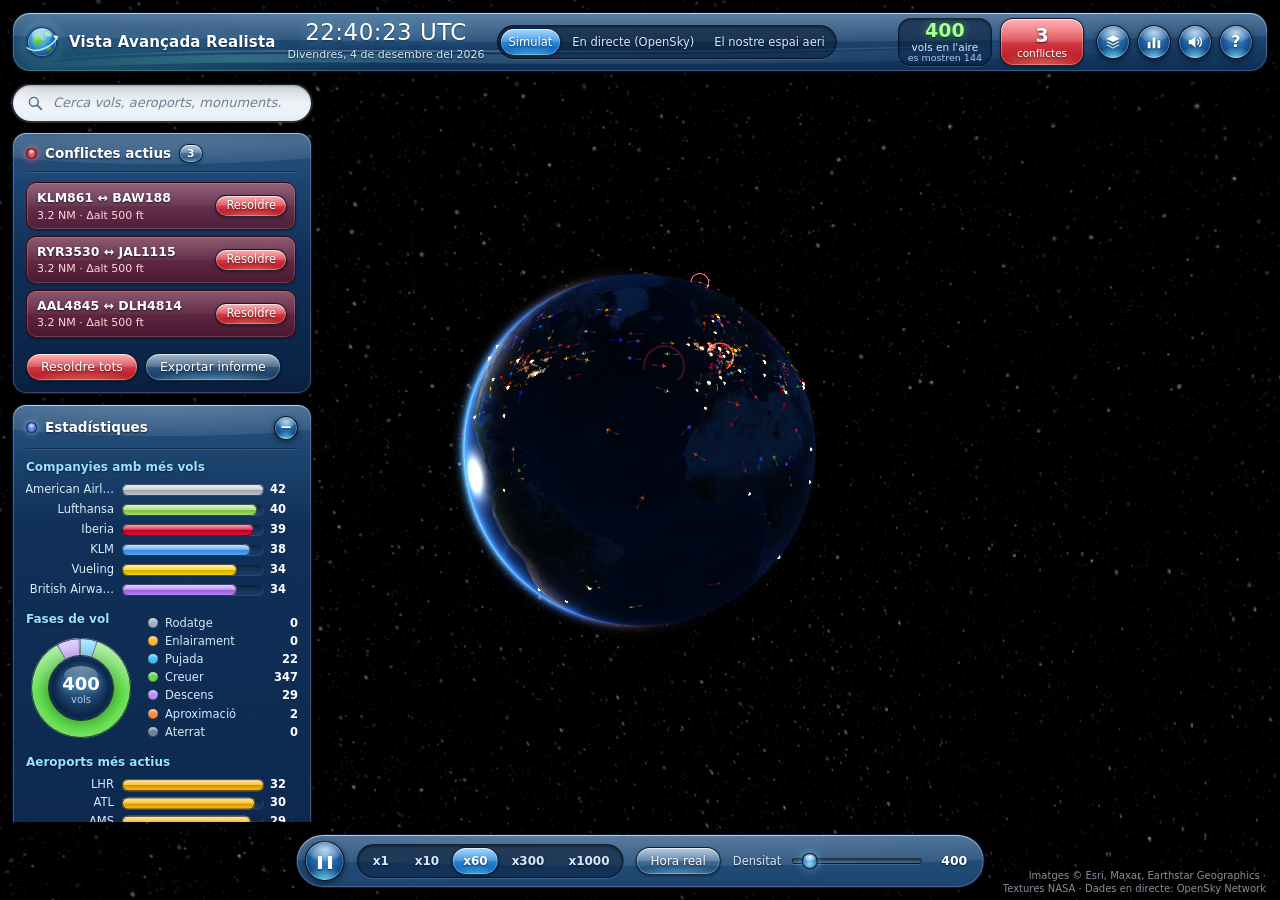
<file: VistaAvancada/web/index.html>
<!doctype html>
<html lang="ca">
<head>
<meta charset="utf-8">
<meta name="viewport" content="width=device-width, initial-scale=1">
<title>Vista Avançada Realista</title>
<link rel="stylesheet" href="css/estil.css">
<script type="importmap">{"imports":{"three":"./lib/three.module.min.js","three/addons/":"./lib/addons/"}}</script>
</head>
<body data-modo="simulado">
<canvas id="lienzo"></canvas>
<div id="etiquetas"></div>

<!-- Pantalla de càrrega -->
<div id="carga">
  <div class="orbe" aria-hidden="true"><i></i></div>
  <p>Carregant el globus…</p>
</div>

<!-- Barra superior -->
<header id="barra" class="vidre">
  <div class="marca">
    <svg class="orbe-marca" viewBox="0 0 32 32" width="34" height="34" aria-hidden="true">
      <defs>
        <radialGradient id="mg-mar" cx=".42" cy=".36" r=".7"><stop offset="0" stop-color="#9be6ff"/><stop offset=".55" stop-color="#2489d8"/><stop offset="1" stop-color="#0a3570"/></radialGradient>
        <linearGradient id="mg-brill" x1="0" y1="0" x2="0" y2="1"><stop offset="0" stop-color="#fff" stop-opacity=".9"/><stop offset="1" stop-color="#fff" stop-opacity="0"/></linearGradient>
        <linearGradient id="mg-terra" x1="0" y1="0" x2="0" y2="1"><stop offset="0" stop-color="#9cf26a"/><stop offset="1" stop-color="#2f9e2a"/></linearGradient>
      </defs>
      <circle cx="16" cy="16" r="13.5" fill="url(#mg-mar)" stroke="#06244d" stroke-width="1"/>
      <path d="M9 9.5c2.2-1.6 4.6-1.4 5.6.2.8 1.3-.4 2.5.6 3.6 1 1.1 2.8.2 3.3 1.8.5 1.7-1.4 2.9-3 2.6-1.8-.3-2.2 1.7-3.6 2.1-1.6.5-3.4-1.3-3.8-3.4-.4-2.4-1.1-5.3.9-6.9zM19.5 6.8c1.8-.2 4.3 1 5.4 2.7.6 1-.6 1.4-1.6 1-1.3-.5-2.2.6-3.3.1-1.2-.6-2-3.6-.5-3.8zM21 20.5c1.2-.9 3.2-.4 3.6.8.4 1.3-1 3-2.4 3.4-1.3.4-2.1-.6-1.8-1.9.2-.9-.2-1.7.6-2.3z" fill="url(#mg-terra)" opacity=".95"/>
      <ellipse cx="16" cy="9.4" rx="9.6" ry="6" fill="url(#mg-brill)" opacity=".75"/>
      <circle cx="16" cy="16" r="13" fill="none" stroke="#fff" stroke-opacity=".45" stroke-width=".8"/>
      <path d="M1.8 21.5C7 26 21 24.8 30.6 12.2" fill="none" stroke="#e9fdff" stroke-width="1.3" stroke-linecap="round" opacity=".85"/>
      <path d="M27.4 9.6l4 .9-2.6 3.1-.3-1.6-1.6-.6z" fill="#fff"/>
    </svg>
    <div><b>Vista Avançada Realista</b><small>Control de trànsit aeri · 3D</small></div>
  </div>
  <div class="rellotge"><div id="hora">--:--:--</div><div id="data">— UTC</div></div>
  <div class="segment" id="modes" role="group" aria-label="Mode">
    <button data-modo="simulado" class="on">Simulat</button>
    <button data-modo="directo">En directe (OpenSky)</button>
    <button data-modo="proyecto">El nostre espai aeri</button>
  </div>
  <div class="comptadors">
    <div class="cnt"><b id="n-vols">0</b><span>vols en l'aire</span><small id="n-mostrats"></small></div>
    <div class="cnt" id="cnt-conf"><b id="n-conf">0</b><span>conflictes</span></div>
  </div>
  <div class="eines">
    <button class="ico" id="b-capes" title="Capes"><svg viewBox="0 0 20 20" width="18" height="18" aria-hidden="true"><path d="M10 2.5l7.5 3.8L10 10 2.5 6.3z" fill="currentColor"/><path d="M4.2 9.2L2.5 10 10 13.8l7.5-3.8-1.7-.8L10 12.1z" fill="currentColor" opacity=".85"/><path d="M4.2 12.9l-1.7.8L10 17.5l7.5-3.8-1.7-.8L10 15.8z" fill="currentColor" opacity=".7"/></svg><span>Capes</span></button>
    <button class="ico" id="b-stats" title="Estadístiques"><svg viewBox="0 0 20 20" width="18" height="18" aria-hidden="true"><rect x="3" y="10" width="3.2" height="7" rx="1" fill="currentColor"/><rect x="8.4" y="5" width="3.2" height="12" rx="1" fill="currentColor"/><rect x="13.8" y="8" width="3.2" height="9" rx="1" fill="currentColor"/></svg><span>Estadístiques</span></button>
    <button class="ico" id="b-so" title="So d'alarma (activat)"><svg viewBox="0 0 20 20" width="18" height="18" aria-hidden="true"><path d="M3 7.5h3l4.5-3.8v12.6L6 12.5H3z" fill="currentColor"/><g class="ones" fill="none" stroke="currentColor" stroke-width="1.6" stroke-linecap="round"><path d="M13 7.4a3.6 3.6 0 0 1 0 5.2"/><path d="M15.2 5.2a6.8 6.8 0 0 1 0 9.6"/></g><g class="creu" stroke="currentColor" stroke-width="1.8" stroke-linecap="round"><path d="M13 7.5l5 5M18 7.5l-5 5"/></g></svg><span>So d'alarma</span></button>
    <button class="ico" id="b-ajuda" title="Ajuda (?)">?</button>
  </div>
</header>

<!-- Columna esquerra -->
<aside id="col-esq">
  <div class="cerca vidre">
    <svg viewBox="0 0 20 20" width="16" height="16" aria-hidden="true"><circle cx="8.5" cy="8.5" r="5.5" fill="none" stroke="currentColor" stroke-width="1.8"/><path d="M13 13l5 5" stroke="currentColor" stroke-width="2.2" stroke-linecap="round"/></svg>
    <input id="cerca" type="search" autocomplete="off" spellcheck="false" placeholder="Cerca vols, aeroports, monuments…  ( / )">
    <ul id="resultats" hidden></ul>
  </div>

  <section class="panel vidre" id="p-conf">
    <header><h3><i class="punt roig"></i>Conflictes actius <em id="conf-n">0</em></h3></header>
    <div id="conf-llista" class="llista"></div>
    <footer class="bots">
      <button id="b-resoldre-tots" class="btn perill">Resoldre tots</button>
      <button id="b-informe" class="btn">Exportar informe</button>
    </footer>
  </section>

  <section class="panel vidre" id="p-proj" hidden>
    <header><h3><i class="punt cian"></i>El nostre espai aeri</h3></header>
    <p class="nota">Caixa de l'espai aeri de Barcelona amb els plans de vol del projecte. Els cercles indiquen la distància de seguretat.</p>
    <div class="bots"><button id="b-carregar" class="btn primari">Carregar plans de vol</button></div>
    <div class="nota" id="proj-info"></div>
  </section>

  <section class="panel vidre" id="p-stats">
    <header><h3><i class="punt blau"></i>Estadístiques</h3><button class="ico petit" id="stats-plega" title="Plega">&minus;</button></header>
    <div id="stats-cos">
      <div class="graf"><h4>Companyies amb més vols</h4><canvas id="g-aer" height="120"></canvas></div>
      <div class="graf dues">
        <div><h4>Fases de vol</h4><canvas id="g-fase" width="110" height="110"></canvas></div>
        <div id="g-fase-llegenda" class="llegenda"></div>
      </div>
      <div class="graf"><h4>Aeroports més actius</h4><canvas id="g-apt" height="110"></canvas></div>
      <div class="graf"><h4>Vols per continent</h4><canvas id="g-cont" height="90"></canvas></div>
      <div class="graf conf-est"><div><b id="e-act">0</b><span>conflictes actius</span></div><div><b id="e-res">0</b><span>resolts</span></div><div><b id="e-aire">0</b><span>en l'aire</span></div><div><b id="e-terra">0</b><span>a terra</span></div></div>
    </div>
  </section>
</aside>

<!-- Columna dreta -->
<aside id="col-dre">
  <section class="panel vidre" id="p-vol" hidden>
    <header class="cap-vol">
      <span id="v-xip" class="xip"></span>
      <div class="titol"><h2 id="v-cs">—</h2><div id="v-aer">—</div></div>
      <button class="ico petit" id="v-x" title="Tanca (Esc)">&times;</button>
    </header>
    <div class="tipus"><span id="v-tipus">—</span><span id="v-mat">—</span><span id="v-fase" class="fase">—</span></div>
    <div class="ruta">
      <div class="extrem"><b id="v-o">---</b><small id="v-oc">—</small></div>
      <div class="mig">
        <div class="barra"><i id="v-prog"></i><span id="v-av"><svg viewBox="0 0 32 32" width="24" height="24" aria-hidden="true"><path d="M30.5 16c0 1-1 1.6-2.5 1.6h-8.5l-7 10.9H10l4.5-10.9H7l-2.8 4.9H2.6L4 17v-2L2.6 10.5h1.6L7 14.4h7.5L10 3.5h2.5l7 10.9H28c1.5 0 2.5.6 2.5 1.6z"/></svg></span></div>
        <small id="v-pct">0 %</small>
      </div>
      <div class="extrem dre"><b id="v-d">---</b><small id="v-dc">—</small></div>
    </div>
    <div class="graella">
      <div><span>Altitud</span><b id="v-alt">—</b></div>
      <div><span>Velocitat terra</span><b id="v-vel">—</b></div>
      <div class="brúixola"><span>Rumb</span><b id="v-rumb">—</b>
        <svg viewBox="0 0 40 40" width="38" height="38" aria-hidden="true"><circle cx="20" cy="20" r="17" class="cara"/><circle cx="20" cy="20" r="17" fill="none" stroke="currentColor" opacity=".4"/><text x="20" y="9.5" text-anchor="middle" font-size="7" font-weight="700" fill="#ffd36a">N</text><g id="v-agulla"><path d="M20 7l4 15h-8z" fill="#ff9a2e"/><path d="M20 33l-3-8h6z" fill="currentColor" opacity=".55"/></g></svg>
      </div>
      <div><span>Vel. vertical</span><b id="v-vv">—</b></div>
      <div><span>Sortida (UTC)</span><b id="v-sal">—</b></div>
      <div><span>Arribada (UTC)</span><b id="v-lle">—</b></div>
      <div><span>Distància restant</span><b id="v-dist">—</b></div>
      <div><span>Nivell de creuer</span><b id="v-fl">—</b></div>
    </div>
    <div class="contacte">
      <h4>Contacte de la companyia</h4>
      <div id="v-contacte">—</div>
    </div>
    <div class="instr"><h4>Instruccions ATC</h4><ul id="v-instr"></ul></div>
    <div class="bots">
      <button id="b-pilotar" class="btn primari">Pilotar <kbd>P</kbd></button>
      <button id="b-seguir" class="btn primari">Seguir <kbd>F</kbd></button>
      <button id="b-centrar" class="btn">Centrar</button>
      <button id="b-tancar" class="btn">Tancar</button>
    </div>
  </section>

  <section class="panel vidre" id="p-aero" hidden>
    <header class="cap-vol">
      <span id="a-xip" class="xip aero">---</span>
      <div class="titol"><h2 id="a-nom">—</h2><div id="a-ciutat">—</div></div>
      <button class="ico petit" id="a-x" title="Tanca (Esc)">&times;</button>
    </header>
    <div class="graella dues">
      <div><span>Hora local</span><b id="a-hora">—</b></div>
      <div><span>Elevació</span><b id="a-elev">—</b></div>
    </div>
    <div class="pestanyes"><button class="on" data-tab="salidas">Sortides</button><button data-tab="llegadas">Arribades</button></div>
    <div id="a-taula" class="flap"></div>
  </section>
</aside>

<!-- Controls de temps -->
<footer id="temps" class="vidre">
  <span id="badge-directe">● EN DIRECTE · temps real</span>
  <button id="t-pausa" class="t" title="Pausa / Represa (Espai)">&#10074;&#10074;</button>
  <div class="grup" id="t-escales">
    <button data-escala="1" class="t">x1</button><button data-escala="10" class="t">x10</button><button data-escala="60" class="t on">x60</button><button data-escala="300" class="t">x300</button><button data-escala="1000" class="t">x1000</button>
  </div>
  <button id="t-real" class="t ample" title="Torna a l'hora UTC real">Hora real</button>
  <label class="dens"><span>Densitat</span><input type="range" id="t-dens" min="200" max="2500" step="50" value="400"><b id="t-dens-v">400</b></label>
</footer>

<!-- Menú de capes -->
<div id="menu-capes" class="panel vidre" hidden>
  <h3>Capes</h3>
  <label><input type="checkbox" data-capa="aeropuertos" checked><i></i>Aeroports</label>
  <label><input type="checkbox" data-capa="rutas" checked><i></i>Ruta del vol seleccionat</label>
  <label><input type="checkbox" data-capa="rastros" checked><i></i>Rastres dels avions</label>
  <label><input type="checkbox" data-capa="etiquetas" checked><i></i>Etiquetes (indicatius)</label>
  <label><input type="checkbox" data-capa="conflictos" checked><i></i>Conflictes</label>
  <label><input type="checkbox" data-capa="monuments" checked><i></i>Monuments (100 llocs emblemàtics)</label>
  <label><input type="checkbox" data-capa="satel" checked><i></i>Imatges de satèl·lit d'alta resolució</label>
  <label><input type="checkbox" data-capa="diaNoche" checked><i></i>Dia i nit</label>
  <label><input type="checkbox" data-capa="atmosfera" checked><i></i>Atmosfera</label>
</div>

<!-- HUD de pilotatge (el JS treu «hidden» en entrar en mode pilot) -->
<div id="hud-pilot" hidden>
  <section class="hp-id vidre">
    <div class="hp-cap">
      <span class="hp-ala" aria-hidden="true"><svg viewBox="0 0 32 32" width="26" height="26"><path d="M30.5 16c0 1-1 1.6-2.5 1.6h-8.5l-7 10.9H10l4.5-10.9H7l-2.8 4.9H2.6L4 17v-2L2.6 10.5h1.6L7 14.4h7.5L10 3.5h2.5l7 10.9H28c1.5 0 2.5.6 2.5 1.6z" transform="rotate(-90 16 16)"/></svg></span>
      <div><b id="hp-cs">—</b><small id="hp-tipus">—</small></div>
    </div>
    <div id="hp-ruta">— → —</div>
    <ul class="hp-nav">
      <li class="dest"><span id="hp-dest">—</span></li>
      <li class="desv"><span id="hp-desv">—</span></li>
    </ul>
  </section>

  <div id="hp-alerta" role="alert" hidden><i aria-hidden="true">!</i><span id="hp-alerta-text"></span></div>

  <section class="hp-bots vidre">
    <button id="hp-sortir" class="btn perill">Deixar els comandaments <kbd>Esc</kbd></button>
    <button id="hp-vista" class="btn"><span id="hp-vista-t">Vista: persecució</span> <kbd>V</kbd></button>
    <label class="hp-check"><input type="checkbox" id="hp-invertir"> Invertir el pitch</label>
  </section>

  <section class="hp-instr vidre" aria-label="Instruments de vol">
    <div class="hp-pot">
      <span class="hp-et">Potència</span>
      <div class="hp-palanca"><i id="hp-thr-barra"></i></div>
      <b id="hp-thr">— %</b>
    </div>
    <div class="hp-lect">
      <span class="hp-et">Velocitat</span><b id="hp-vel">—</b><small>kt</small>
    </div>
    <div class="hp-dial gran">
      <div id="hp-horitzo">
        <div id="hp-horitzo-cel">
          <svg class="hp-escala" viewBox="-150 -360 300 720" width="300" height="720" aria-hidden="true">
            <path class="hp-linia" d="M-150 0H150"/>
            <g class="hp-graus"><path d="M-26 160 H26" stroke-dasharray="7 4"/><text x="-36" y="160">80</text><text x="36" y="160">80</text><path d="M-11 150 H11"/><path d="M-26 140 H26" stroke-dasharray="7 4"/><text x="-36" y="140">70</text><text x="36" y="140">70</text><path d="M-11 130 H11"/><path d="M-26 120 H26" stroke-dasharray="7 4"/><text x="-36" y="120">60</text><text x="36" y="120">60</text><path d="M-11 110 H11"/><path d="M-26 100 H26" stroke-dasharray="7 4"/><text x="-36" y="100">50</text><text x="36" y="100">50</text><path d="M-11 90 H11"/><path d="M-26 80 H26" stroke-dasharray="7 4"/><text x="-36" y="80">40</text><text x="36" y="80">40</text><path d="M-11 70 H11"/><path d="M-26 60 H26" stroke-dasharray="7 4"/><text x="-36" y="60">30</text><text x="36" y="60">30</text><path d="M-11 50 H11"/><path d="M-26 40 H26" stroke-dasharray="7 4"/><text x="-36" y="40">20</text><text x="36" y="40">20</text><path d="M-11 30 H11"/><path d="M-26 20 H26" stroke-dasharray="7 4"/><text x="-36" y="20">10</text><text x="36" y="20">10</text><path d="M-11 10 H11"/><path d="M-11 -10 H11"/><path d="M-26 -20 H26"/><text x="-36" y="-20">10</text><text x="36" y="-20">10</text><path d="M-11 -30 H11"/><path d="M-26 -40 H26"/><text x="-36" y="-40">20</text><text x="36" y="-40">20</text><path d="M-11 -50 H11"/><path d="M-26 -60 H26"/><text x="-36" y="-60">30</text><text x="36" y="-60">30</text><path d="M-11 -70 H11"/><path d="M-26 -80 H26"/><text x="-36" y="-80">40</text><text x="36" y="-80">40</text><path d="M-11 -90 H11"/><path d="M-26 -100 H26"/><text x="-36" y="-100">50</text><text x="36" y="-100">50</text><path d="M-11 -110 H11"/><path d="M-26 -120 H26"/><text x="-36" y="-120">60</text><text x="36" y="-120">60</text><path d="M-11 -130 H11"/><path d="M-26 -140 H26"/><text x="-36" y="-140">70</text><text x="36" y="-140">70</text><path d="M-11 -150 H11"/><path d="M-26 -160 H26"/><text x="-36" y="-160">80</text><text x="36" y="-160">80</text></g>
          </svg>
        </div>
        <!-- Escala d'alabeig i símbol de l'avió (fixos) -->
        <svg class="hp-fix" viewBox="-100 -100 200 200" aria-hidden="true">
          <g class="hp-alabeig">
            <path d="M-56.6 -56.6A80 80 0 0 1 56.6 -56.6" fill="none"/>
            <path d="M0 -80V-91" transform="rotate(-60)"/><path d="M0 -80V-91" transform="rotate(60)"/>
            <path d="M0 -80V-91" transform="rotate(-30)"/><path d="M0 -80V-91" transform="rotate(30)"/>
            <path d="M0 -80V-86" transform="rotate(-45)"/><path d="M0 -80V-86" transform="rotate(45)"/>
            <path d="M0 -80V-86" transform="rotate(-20)"/><path d="M0 -80V-86" transform="rotate(20)"/>
            <path d="M0 -80V-86" transform="rotate(-10)"/><path d="M0 -80V-86" transform="rotate(10)"/>
            <path class="zero" d="M0 -80l-5.5 -9h11z"/>
          </g>
          <g class="hp-avio">
            <path d="M-62 -2.5H-24l7 9h-4.5l-5-6H-62z"/>
            <path d="M62 -2.5H24l-7 9h4.5l5-6H62z"/>
            <circle r="4.2"/>
          </g>
        </svg>
        <i class="hp-brill" aria-hidden="true"></i>
      </div>
    </div>
    <div class="hp-col">
      <div class="hp-lect"><span class="hp-et">Altitud</span><b id="hp-alt">—</b><small>ft</small></div>
      <div class="hp-lect petit"><span class="hp-et">Vel. vertical</span><b id="hp-vv">—</b><small>ft/min</small></div>
    </div>
    <div class="hp-dial">
      <div class="hp-brix">
        <svg id="hp-rosa" viewBox="-75 -75 150 150" aria-hidden="true">
          <g class="hp-marques"><path class="ll" d="M0 -62 V-70" transform="rotate(0)"/><path class="cu" d="M0 -67 V-70" transform="rotate(5)"/><path d="M0 -64.5 V-70" transform="rotate(10)"/><path class="cu" d="M0 -67 V-70" transform="rotate(15)"/><path d="M0 -64.5 V-70" transform="rotate(20)"/><path class="cu" d="M0 -67 V-70" transform="rotate(25)"/><path class="ll" d="M0 -62 V-70" transform="rotate(30)"/><path class="cu" d="M0 -67 V-70" transform="rotate(35)"/><path d="M0 -64.5 V-70" transform="rotate(40)"/><path class="cu" d="M0 -67 V-70" transform="rotate(45)"/><path d="M0 -64.5 V-70" transform="rotate(50)"/><path class="cu" d="M0 -67 V-70" transform="rotate(55)"/><path class="ll" d="M0 -62 V-70" transform="rotate(60)"/><path class="cu" d="M0 -67 V-70" transform="rotate(65)"/><path d="M0 -64.5 V-70" transform="rotate(70)"/><path class="cu" d="M0 -67 V-70" transform="rotate(75)"/><path d="M0 -64.5 V-70" transform="rotate(80)"/><path class="cu" d="M0 -67 V-70" transform="rotate(85)"/><path class="ll" d="M0 -62 V-70" transform="rotate(90)"/><path class="cu" d="M0 -67 V-70" transform="rotate(95)"/><path d="M0 -64.5 V-70" transform="rotate(100)"/><path class="cu" d="M0 -67 V-70" transform="rotate(105)"/><path d="M0 -64.5 V-70" transform="rotate(110)"/><path class="cu" d="M0 -67 V-70" transform="rotate(115)"/><path class="ll" d="M0 -62 V-70" transform="rotate(120)"/><path class="cu" d="M0 -67 V-70" transform="rotate(125)"/><path d="M0 -64.5 V-70" transform="rotate(130)"/><path class="cu" d="M0 -67 V-70" transform="rotate(135)"/><path d="M0 -64.5 V-70" transform="rotate(140)"/><path class="cu" d="M0 -67 V-70" transform="rotate(145)"/><path class="ll" d="M0 -62 V-70" transform="rotate(150)"/><path class="cu" d="M0 -67 V-70" transform="rotate(155)"/><path d="M0 -64.5 V-70" transform="rotate(160)"/><path class="cu" d="M0 -67 V-70" transform="rotate(165)"/><path d="M0 -64.5 V-70" transform="rotate(170)"/><path class="cu" d="M0 -67 V-70" transform="rotate(175)"/><path class="ll" d="M0 -62 V-70" transform="rotate(180)"/><path class="cu" d="M0 -67 V-70" transform="rotate(185)"/><path d="M0 -64.5 V-70" transform="rotate(190)"/><path class="cu" d="M0 -67 V-70" transform="rotate(195)"/><path d="M0 -64.5 V-70" transform="rotate(200)"/><path class="cu" d="M0 -67 V-70" transform="rotate(205)"/><path class="ll" d="M0 -62 V-70" transform="rotate(210)"/><path class="cu" d="M0 -67 V-70" transform="rotate(215)"/><path d="M0 -64.5 V-70" transform="rotate(220)"/><path class="cu" d="M0 -67 V-70" transform="rotate(225)"/><path d="M0 -64.5 V-70" transform="rotate(230)"/><path class="cu" d="M0 -67 V-70" transform="rotate(235)"/><path class="ll" d="M0 -62 V-70" transform="rotate(240)"/><path class="cu" d="M0 -67 V-70" transform="rotate(245)"/><path d="M0 -64.5 V-70" transform="rotate(250)"/><path class="cu" d="M0 -67 V-70" transform="rotate(255)"/><path d="M0 -64.5 V-70" transform="rotate(260)"/><path class="cu" d="M0 -67 V-70" transform="rotate(265)"/><path class="ll" d="M0 -62 V-70" transform="rotate(270)"/><path class="cu" d="M0 -67 V-70" transform="rotate(275)"/><path d="M0 -64.5 V-70" transform="rotate(280)"/><path class="cu" d="M0 -67 V-70" transform="rotate(285)"/><path d="M0 -64.5 V-70" transform="rotate(290)"/><path class="cu" d="M0 -67 V-70" transform="rotate(295)"/><path class="ll" d="M0 -62 V-70" transform="rotate(300)"/><path class="cu" d="M0 -67 V-70" transform="rotate(305)"/><path d="M0 -64.5 V-70" transform="rotate(310)"/><path class="cu" d="M0 -67 V-70" transform="rotate(315)"/><path d="M0 -64.5 V-70" transform="rotate(320)"/><path class="cu" d="M0 -67 V-70" transform="rotate(325)"/><path class="ll" d="M0 -62 V-70" transform="rotate(330)"/><path class="cu" d="M0 -67 V-70" transform="rotate(335)"/><path d="M0 -64.5 V-70" transform="rotate(340)"/><path class="cu" d="M0 -67 V-70" transform="rotate(345)"/><path d="M0 -64.5 V-70" transform="rotate(350)"/><path class="cu" d="M0 -67 V-70" transform="rotate(355)"/></g>
          <g class="hp-lletres"><text class="nord" transform="rotate(0)" y="-50">N</text><text transform="rotate(30)" y="-50">3</text><text transform="rotate(60)" y="-50">6</text><text class="card" transform="rotate(90)" y="-50">E</text><text transform="rotate(120)" y="-50">12</text><text transform="rotate(150)" y="-50">15</text><text class="card" transform="rotate(180)" y="-50">S</text><text transform="rotate(210)" y="-50">21</text><text transform="rotate(240)" y="-50">24</text><text class="card" transform="rotate(270)" y="-50">W</text><text transform="rotate(300)" y="-50">30</text><text transform="rotate(330)" y="-50">33</text></g>
        </svg>
        <svg class="hp-fix" viewBox="-75 -75 150 150" aria-hidden="true"><path class="hp-fidel" d="M0 -60l-6 -11h12z"/></svg>
        <b id="hp-rumb">—</b>
        <i class="hp-brill" aria-hidden="true"></i>
      </div>
      <span class="hp-et sota">Rumb</span>
    </div>
  </section>

  <div id="hp-ajuda" class="vidre">
    <h4>Comandaments</h4>
    <dl>
      <dt><kbd>W</kbd><kbd>S</kbd> o <kbd class="fl">↑</kbd><kbd class="fl">↓</kbd></dt><dd>pitch (W = morro avall)</dd>
      <dt><kbd>A</kbd><kbd>D</kbd> o <kbd class="fl">←</kbd><kbd class="fl">→</kbd></dt><dd>alabeig</dd>
      <dt><kbd>Q</kbd><kbd>E</kbd></dt><dd>guinyada</dd>
      <dt><kbd>R</kbd><kbd>F</kbd> o <kbd>Re Pàg</kbd><kbd>Av Pàg</kbd></dt><dd>potència</dd>
      <dt><kbd>V</kbd></dt><dd>vista</dd>
      <dt><kbd>Esc</kbd></dt><dd>sortir</dd>
    </dl>
    <p>Sense tecles, l'avió torna sol a vol recte i anivellat · Arrossega per mirar al voltant · Roda: distància de la càmera</p>
  </div>
</div>

<div id="tooltip" hidden></div>
<div id="avisos"></div>
<div id="atribucio">Imatges © Esri, Maxar, Earthstar Geographics · Textures NASA · Dades en directe: OpenSky Network</div>

<!-- Ajuda -->
<div id="ajuda" hidden>
  <div class="panel vidre dialeg" role="dialog" aria-labelledby="ajuda-titol">
    <h3 id="ajuda-titol">Ajuda i dreceres de teclat</h3>
    <div class="cos">
      <div class="taules">
        <section>
          <h4>Globus</h4>
          <table>
            <tr><td><kbd>Espai</kbd></td><td>Pausa / represa <em>(no en directe)</em></td></tr>
            <tr><td><kbd>1</kbd>…<kbd>5</kbd></td><td>Velocitat x1, x10, x60, x300, x1000 <em>(no en directe)</em></td></tr>
            <tr><td><kbd>F</kbd></td><td>Seguir l'avió seleccionat</td></tr>
            <tr><td><kbd>P</kbd></td><td>Pilotar l'avió seleccionat</td></tr>
            <tr><td><kbd>N</kbd></td><td>Orientar al nord</td></tr>
            <tr><td><kbd>Esc</kbd></td><td>Deseleccionar / tancar</td></tr>
            <tr><td><kbd>/</kbd></td><td>Cercar</td></tr>
            <tr><td><kbd>?</kbd></td><td>Aquesta ajuda</td></tr>
          </table>
        </section>
        <section>
          <h4>Pilotatge</h4>
          <table>
            <tr><td><kbd>W</kbd><kbd>S</kbd> · <kbd class="fl">↑</kbd><kbd class="fl">↓</kbd></td><td>Pitch (W = morro avall)</td></tr>
            <tr><td><kbd>A</kbd><kbd>D</kbd> · <kbd class="fl">←</kbd><kbd class="fl">→</kbd></td><td>Alabeig</td></tr>
            <tr><td><kbd>Q</kbd><kbd>E</kbd></td><td>Guinyada</td></tr>
            <tr><td><kbd>R</kbd><kbd>F</kbd> · <kbd>Re Pàg</kbd><kbd>Av Pàg</kbd></td><td>Potència</td></tr>
            <tr><td><kbd>V</kbd></td><td>Vista: persecució / cabina</td></tr>
            <tr><td><kbd>Esc</kbd></td><td>Deixar els comandaments</td></tr>
          </table>
          <p class="nota">Sense tecles, l'avió torna sol a vol recte i anivellat.</p>
        </section>
      </div>
      <p class="nota">Arrossega per moure el globus · botó dret (o <kbd>Ctrl</kbd> + arrossega) per inclinar i girar la vista · roda per fer zoom · clic en un avió, aeroport o monument per seleccionar-lo</p>
    </div>
    <footer><button class="btn primari" id="ajuda-tanca">Entès</button></footer>
  </div>
</div>

<script type="module" src="js/main.js"></script>
</body>
</html>
</file>
<file: VistaAvancada/web/css/estil.css>
/* Vista Avançada Realista — interfície «Frutiger Aero» (vidre brillant estil Windows Vista / 7) */
:root {
  --txt: #f3f9ff;
  --txt2: #d6eafb;
  --mut: #a6c9e6;
  --aqua: #3ab4ff;
  --aqua-c: #9ae4ff;
  --verd: #74e256;
  --ambre: #ffbd3d;
  --roig: #ff5a63;
  --vora: rgba(0, 14, 34, .85);          /* vora fosca exterior */
  --sans: "Segoe UI", "Segoe UI Variable Text", Tahoma, system-ui, sans-serif;
  --mono: Consolas, "Cascadia Mono", "Courier New", monospace;
  --radi: 14px;
  --ombra-txt: 0 1px 2px rgba(0, 10, 30, .75);
}
* { box-sizing: border-box; }
[hidden] { display: none !important; }
html, body { margin: 0; height: 100%; overflow: hidden; background: #02040a; color: var(--txt); font: 13px/1.4 var(--sans); font-variant-numeric: tabular-nums; user-select: none; -webkit-user-select: none; }
#lienzo { position: fixed; inset: 0; width: 100%; height: 100%; display: block; outline: none; touch-action: none; }
button { font: inherit; color: inherit; cursor: pointer; }
h2, h3, h4 { margin: 0; font-weight: 600; }
:focus-visible { outline: 2px solid #a8ecff; outline-offset: 2px; }
button:focus:not(:focus-visible) { outline: none; }

/* ---------- Etiquetes del globus ---------- */
#etiquetas { position: fixed; inset: 0; pointer-events: none; overflow: hidden; z-index: 2; }
.et { position: absolute; left: 0; top: 0; display: none; font: 600 10.5px var(--sans); color: #eef7ff; text-shadow: 0 0 3px #000, 0 1px 2px #000; white-space: nowrap; padding: 0 3px; will-change: transform; letter-spacing: .02em; }
.et.sel { font-size: 12px; padding: 1px 9px; border-radius: 999px; }
.et-aero { color: #ffd98a; font-size: 10px; letter-spacing: .07em; }
.et-aero.sel { color: #fff; }
/* Monuments: píndola brillant amb icona de temple */
.et-mon { padding: 1px 7px 1px 20px; border-radius: 999px; font: 600 10px/15px var(--sans); color: #15385d; text-shadow: none; letter-spacing: .01em;
  background: linear-gradient(180deg, rgba(255, 255, 255, .96) 0%, rgba(240, 248, 255, .93) 48%, rgba(212, 233, 252, .93) 52%, rgba(234, 246, 255, .93) 100%);
  border: 1px solid rgba(0, 25, 60, .7); box-shadow: 0 1px 3px rgba(0, 0, 0, .55); }
.et-mon::before { content: ""; position: absolute; left: 5px; top: 50%; width: 12px; height: 12px; margin-top: -6px; background: url(../img/ui/monument.svg) center / contain no-repeat; }
.et.et-mon.sel { padding: 1px 8px 1px 21px; font-size: 11.5px; color: #3b2400; text-shadow: none; border: 1px solid #8a5600; background: linear-gradient(180deg, #fff6d6 0%, #ffe39a 48%, #ffc94e 52%, #ffe08a 100%); box-shadow: 0 0 10px rgba(255, 200, 80, .8), 0 1px 3px rgba(0, 0, 0, .5); }

/* ---------- Vidre Aero (panells principals) ---------- */
.vidre {
  border: 1px solid var(--vora);
  border-radius: var(--radi);
  background-color: transparent;
  background-image:
    radial-gradient(140% 64px at 50% -14px, rgba(255, 255, 255, .3), rgba(255, 255, 255, .09) 70%, rgba(255, 255, 255, 0) 71%),
    linear-gradient(180deg, rgba(72, 142, 204, .5) 0%, rgba(20, 58, 104, .7) 120px, rgba(10, 36, 72, .74) 100%);
  box-shadow: inset 0 0 0 1px rgba(255, 255, 255, .2), inset 0 1px 0 rgba(255, 255, 255, .55), 0 10px 28px rgba(0, 0, 0, .5);
  backdrop-filter: blur(12px) saturate(150%);
  -webkit-backdrop-filter: blur(12px) saturate(150%);
}
body.lleuger .vidre { backdrop-filter: none; -webkit-backdrop-filter: none; background-color: rgba(8, 30, 62, .86); }

/* ---------- Pell de «gel» (botons i píndoles brillants) ---------- */
.btn, .segment button.on, .pestanyes button.on, #t-escales .t.on, #t-real, #badge-directe, #cnt-conf.alerta,
#hp-alerta, #hp-ruta, .fase, .es, .et.sel, .et-aero.sel, #resultats .tipus, .xip.aero, .panel h3 em {
  --c1: rgba(150, 200, 240, .5); --c2: rgba(20, 64, 112, .62); --glow: 140, 220, 255;
  border: 1px solid var(--vora);
  color: #fff; text-shadow: 0 1px 2px rgba(0, 0, 0, .55);
  background:
    linear-gradient(180deg, rgba(255, 255, 255, .5) 0%, rgba(255, 255, 255, .14) 49%, rgba(255, 255, 255, 0) 50%),
    radial-gradient(90% 70% at 50% 115%, rgba(var(--glow), .7), rgba(var(--glow), 0) 70%),
    linear-gradient(180deg, var(--c1), var(--c2));
  box-shadow: inset 0 0 0 1px rgba(255, 255, 255, .28), inset 0 1px 0 rgba(255, 255, 255, .55), 0 1px 3px rgba(0, 0, 0, .4);
}
/* Colors del gel: blau aqua, vermell, ambre, verd */
.primari, .segment button.on, .pestanyes button.on, #t-escales .t.on, .et.sel, #resultats .tipus, #hp-ruta, .es.v-emb { --c1: #45b2ff; --c2: #0a59b0; --glow: 120, 235, 255; }
.perill, #badge-directe, #cnt-conf.alerta, #hp-alerta.conflicte, #hp-alerta.terra, .es.v-can { --c1: #ff6269; --c2: #ab111d; --glow: 255, 160, 140; }
.btn.primari.on, .xip.aero, .et-aero.sel, #hp-alerta.transit, .es.v-ret { --c1: #ffca50; --c2: #cf7200; --glow: 255, 236, 150; }
#b-pilotar, .fase, .es.v-ok { --c1: #76e357; --c2: #188714; --glow: 200, 255, 150; }

.btn { position: relative; display: inline-flex; align-items: center; justify-content: center; gap: 6px; min-height: 28px; padding: 4px 14px; border-radius: 999px; font: 500 12.5px/1.2 var(--sans); white-space: nowrap; transition: filter .15s, box-shadow .15s; }
.btn:enabled:hover { filter: brightness(1.13) saturate(1.1); box-shadow: inset 0 0 0 1px rgba(255, 255, 255, .35), inset 0 1px 0 rgba(255, 255, 255, .7), 0 0 12px rgba(var(--glow), .65); }
.btn:enabled:active { filter: brightness(.9); transform: translateY(1px); }
.btn:disabled { opacity: .45; filter: grayscale(.7); cursor: not-allowed; }
.btn.mini { min-height: 22px; padding: 2px 10px; font-size: 11.5px; }
kbd { display: inline-block; min-width: 17px; text-align: center; font: 600 10.5px/15px var(--sans); color: #fff; text-shadow: none; padding: 0 4px; border-radius: 4px;
  background: linear-gradient(180deg, rgba(255, 255, 255, .38), rgba(255, 255, 255, .1)); border: 1px solid rgba(0, 0, 0, .45); border-bottom-width: 2px; box-shadow: inset 0 1px 0 rgba(255, 255, 255, .4); }
.btn kbd { margin-left: 2px; }
kbd.fl, #ajuda kbd.fl, #hp-ajuda kbd.fl { font-family: "Segoe UI Symbol", var(--sans); font-size: 12.5px; font-weight: 700; }

/* ---------- Botons rodons («orbs») ---------- */
.ico, #t-pausa {
  --c1: #3b95de; --c2: #083670; --glow: 120, 230, 255;
  display: inline-grid; place-items: center; width: 34px; height: 34px; padding: 0; border-radius: 50%;
  border: 1px solid rgba(0, 10, 30, .88); color: #fff; font: 600 16px/1 "Segoe UI Symbol", var(--sans); text-shadow: 0 1px 2px rgba(0, 0, 0, .65);
  background:
    radial-gradient(64% 42% at 50% 20%, rgba(255, 255, 255, .7), rgba(255, 255, 255, .14) 72%, rgba(255, 255, 255, 0) 74%),
    radial-gradient(75% 55% at 50% 104%, rgba(var(--glow), .95), rgba(var(--glow), 0) 72%),
    radial-gradient(circle at 50% 40%, var(--c1), var(--c2) 78%);
  box-shadow: inset 0 0 0 1px rgba(255, 255, 255, .3), 0 2px 6px rgba(0, 0, 0, .5);
  transition: filter .15s, box-shadow .15s;
}
.ico:hover, #t-pausa:enabled:hover { filter: brightness(1.15); box-shadow: inset 0 0 0 1px rgba(255, 255, 255, .4), 0 0 14px rgba(var(--glow), .75), 0 2px 6px rgba(0, 0, 0, .5); }
.ico:active, #t-pausa:enabled:active { filter: brightness(.9); }
.ico.on { --c1: #62d2ff; --c2: #0b5aa8; box-shadow: inset 0 0 0 1px rgba(255, 255, 255, .45), 0 0 0 2px rgba(130, 230, 255, .45), 0 0 14px rgba(130, 230, 255, .7); }
.ico span { position: absolute; width: 1px; height: 1px; overflow: hidden; clip: rect(0 0 0 0); white-space: nowrap; }
.ico svg { filter: drop-shadow(0 1px 1px rgba(0, 0, 0, .55)); }
.ico.petit { width: 24px; height: 24px; font-size: 15px; flex: none; }
#v-x, #a-x { --c1: #f0676d; --c2: #8c111a; --glow: 255, 170, 120; }
/* So d'alarma: ones visibles si està activat, creu si està silenciat */
#b-so .creu, #b-so.silenci .ones { display: none; }
#b-so.silenci .creu { display: inline; }
#b-so.silenci { --c1: #8aa0b6; --c2: #2c3e52; --glow: 190, 210, 230; }

/* ---------- Barra superior ---------- */
#barra { position: fixed; z-index: 10; left: 12px; right: 12px; top: 12px; height: 60px; display: flex; align-items: center; gap: 18px; padding: 0 14px 0 12px; border-radius: 18px;
  background-image:
    url(../img/ui/onada.svg),
    radial-gradient(140% 64px at 50% -16px, rgba(255, 255, 255, .32), rgba(255, 255, 255, .09) 70%, rgba(255, 255, 255, 0) 71%),
    radial-gradient(40% 140% at 6% 120%, rgba(90, 255, 200, .2), rgba(90, 255, 200, 0) 70%),
    linear-gradient(180deg, rgba(72, 142, 204, .55) 0%, rgba(16, 52, 96, .74) 100%);
  background-size: 100% 100%, auto, auto, auto; background-repeat: no-repeat; }
.marca { display: flex; align-items: center; gap: 10px; min-width: 228px; }
.orbe-marca { flex: none; border-radius: 50%; box-shadow: 0 0 12px rgba(110, 210, 255, .55), 0 2px 5px rgba(0, 0, 0, .5); }
.marca b { display: block; color: #fff; font-size: 15px; font-weight: 600; letter-spacing: .01em; text-shadow: var(--ombra-txt), 0 0 12px rgba(120, 210, 255, .35); }
.marca small { display: block; color: var(--mut); font-size: 11px; }
.rellotge { text-align: center; min-width: 150px; }
#hora { font: 300 25px/1 var(--sans); letter-spacing: .02em; color: #fff; text-shadow: 0 0 12px rgba(120, 210, 255, .7), 0 1px 2px rgba(0, 0, 0, .6); }
#data { font-size: 11px; color: var(--txt2); margin-top: 3px; text-shadow: var(--ombra-txt); }
#data::first-letter { text-transform: uppercase; }

.segment, .pestanyes, #t-escales { display: flex; gap: 2px; padding: 2px; border-radius: 999px; background: linear-gradient(180deg, rgba(0, 12, 32, .55), rgba(0, 24, 52, .4)); border: 1px solid rgba(0, 0, 0, .55); box-shadow: inset 0 1px 3px rgba(0, 0, 0, .55), 0 1px 0 rgba(255, 255, 255, .14); }
.segment button { border: 1px solid transparent; background: transparent; padding: 5px 13px; border-radius: 999px; color: var(--txt2); font-size: 12.5px; white-space: nowrap; text-shadow: var(--ombra-txt); transition: background .15s, color .15s; }
.segment button:not(.on):hover { background: rgba(255, 255, 255, .12); color: #fff; }

.comptadors { display: flex; gap: 8px; margin-left: auto; }
.cnt { display: flex; flex-direction: column; align-items: center; justify-content: center; min-width: 94px; height: 48px; padding: 0 12px; border-radius: 13px; line-height: 1.15;
  background: linear-gradient(180deg, rgba(0, 16, 40, .55), rgba(0, 30, 62, .35)); border: 1px solid rgba(0, 0, 0, .55); box-shadow: inset 0 1px 3px rgba(0, 0, 0, .5), 0 1px 0 rgba(255, 255, 255, .14); }
.cnt b { font-size: 19px; font-weight: 600; color: #a8ff92; text-shadow: 0 0 9px rgba(110, 255, 90, .45), 0 1px 1px rgba(0, 0, 0, .6); }
.cnt span { font-size: 10.5px; color: var(--txt2); white-space: nowrap; }
.cnt small { font-size: 9.5px; color: var(--mut); white-space: nowrap; }
.cnt small:empty { display: none; }
#cnt-conf b { color: var(--txt2); text-shadow: var(--ombra-txt); }
#cnt-conf.alerta { animation: batecVermell 1.1s ease-in-out infinite; }
#cnt-conf.alerta b, #cnt-conf.alerta span { color: #fff; }
@keyframes batecVermell { 50% { box-shadow: inset 0 0 0 1px rgba(255, 255, 255, .35), 0 0 18px rgba(255, 80, 90, .85); } }
.eines { display: flex; gap: 7px; }

/* ---------- Columnes ---------- */
#col-esq, #col-dre { position: fixed; z-index: 8; top: 84px; bottom: 78px; display: flex; flex-direction: column; gap: 10px; overflow-y: auto; overflow-x: hidden; pointer-events: none; scrollbar-width: thin; scrollbar-color: rgba(170, 220, 255, .45) transparent; padding: 0 2px 4px; }
#col-esq { left: 10px; width: 326px; }
#col-dre { right: 10px; width: 360px; }
#col-esq > *, #col-dre > * { pointer-events: auto; flex: 0 0 auto; }
.panel { position: relative; padding: 11px 13px 12px; }
.panel > header { display: flex; align-items: center; justify-content: space-between; gap: 8px; padding-bottom: 8px; margin-bottom: 10px; border-bottom: 1px solid rgba(0, 0, 0, .32); box-shadow: 0 1px 0 rgba(255, 255, 255, .1); }
.panel h3 { font-size: 13.5px; color: #fff; display: flex; align-items: center; gap: 8px; text-shadow: var(--ombra-txt); }
.panel h3 em { font-style: normal; font-size: 11px; font-weight: 600; min-width: 22px; text-align: center; border-radius: 999px; padding: 0 7px; line-height: 17px; }
.panel h4 { font-size: 12px; color: var(--aqua-c); margin-bottom: 5px; text-shadow: var(--ombra-txt); }
.punt { width: 11px; height: 11px; border-radius: 50%; display: inline-block; flex: none; border: 1px solid rgba(0, 0, 0, .55); --p: #4fb8ff; --q: #0b4d9c;
  background: radial-gradient(60% 45% at 50% 28%, rgba(255, 255, 255, .9), rgba(255, 255, 255, 0) 70%), radial-gradient(circle at 50% 60%, var(--p), var(--q)); box-shadow: 0 0 7px var(--p); }
.punt.roig { --p: #ff6a72; --q: #9b0c18; }
.punt.cian { --p: #5ef2ff; --q: #0a7c93; }
.punt.blau { --p: #7fa2ff; --q: #23409c; }
.nota { color: var(--txt2); font-size: 11.5px; margin: 0 0 9px; }
.bots { display: flex; gap: 7px; flex-wrap: wrap; }

/* ---------- Cerca (camp blanc estil Windows 7) ---------- */
.cerca.vidre { position: relative; z-index: 30; display: flex; align-items: center; gap: 8px; height: 38px; padding: 0 14px; border-radius: 999px; color: #4d7298;
  background: linear-gradient(180deg, #ffffff 0%, #f4f9fd 48%, #e4eef8 100%); border: 1px solid var(--vora);
  box-shadow: inset 0 1px 2px rgba(0, 40, 90, .28), 0 0 0 1px rgba(255, 255, 255, .18), 0 6px 18px rgba(0, 0, 0, .45); backdrop-filter: none; -webkit-backdrop-filter: none; }
.cerca input { flex: 1; min-width: 0; background: transparent; border: 0; outline: 0; color: #0f2a44; font: inherit; font-size: 13px; user-select: text; }
.cerca input::placeholder { color: #6f849b; font-style: italic; }
.cerca input::-webkit-search-cancel-button { filter: hue-rotate(180deg); }
.cerca:focus-within { border-color: #0f4f96; box-shadow: inset 0 1px 2px rgba(0, 40, 90, .28), 0 0 0 3px rgba(90, 190, 255, .5), 0 6px 18px rgba(0, 0, 0, .45); }
#resultats { --mut: #687f97; position: absolute; top: 44px; left: 0; right: 0; margin: 0; padding: 4px; list-style: none; max-height: 320px; overflow: auto; z-index: 20; border-radius: 12px;
  background: linear-gradient(180deg, #ffffff, #eef4fa); border: 1px solid var(--vora); box-shadow: inset 0 0 0 1px #fff, 0 12px 30px rgba(0, 0, 0, .55); }
#resultats li { display: flex; align-items: center; gap: 8px; padding: 5px 8px; border-radius: 7px; border: 1px solid transparent; cursor: pointer; color: #183552; }
#resultats li:hover { background: linear-gradient(180deg, #f6fbff, #e4f0fd); border-color: #b8d6fb; }
#resultats li.act { background: linear-gradient(180deg, #e5f1fe, #c5defc); border-color: #7da2ce; box-shadow: inset 0 0 0 1px rgba(255, 255, 255, .7); }
#resultats li small { color: #5a7591; margin-left: auto; font-size: 11px; white-space: nowrap; }
#resultats li > span:not(.tipus) { min-width: 0; overflow: hidden; text-overflow: ellipsis; white-space: nowrap; }
#resultats li .xip { width: 11px; height: 11px; border-radius: 50%; }
#resultats .tipus { flex: none; width: 38px; text-align: center; font-size: 9.5px; font-weight: 700; letter-spacing: .04em; line-height: 16px; border-radius: 999px; }

/* ---------- Conflictes ---------- */
.llista { max-height: 196px; overflow: auto; scrollbar-width: thin; margin-bottom: 9px; padding-right: 2px; }
.fila-conf { display: grid; grid-template-columns: 1fr auto; gap: 1px 8px; padding: 6px 8px 6px 10px; margin-bottom: 6px; border-radius: 10px; cursor: pointer; animation: entra .35s ease;
  border: 1px solid rgba(60, 0, 8, .85);
  background: linear-gradient(180deg, rgba(255, 255, 255, .17), rgba(255, 255, 255, .04) 50%, rgba(255, 255, 255, 0) 51%), linear-gradient(180deg, rgba(226, 64, 76, .48), rgba(124, 10, 26, .55));
  box-shadow: inset 0 0 0 1px rgba(255, 190, 190, .22), 0 1px 2px rgba(0, 0, 0, .35); transition: filter .15s; }
.fila-conf:hover { filter: brightness(1.15); }
.fila-conf b { font-size: 12.5px; font-weight: 600; color: #fff; text-shadow: var(--ombra-txt); }
.fila-conf small { color: #ffd6d9; font-size: 11px; grid-column: 1; }
.fila-conf .btn { grid-row: 1 / 3; grid-column: 2; align-self: center; }
.buit { color: var(--txt2); text-align: center; padding: 10px 0; font-size: 12px; }
#conf-llista .buit::before { content: "✓"; display: inline-grid; place-items: center; width: 18px; height: 18px; margin-right: 7px; border-radius: 50%; vertical-align: -4px; font: 700 11px/1 var(--sans); color: #fff; border: 1px solid rgba(0, 40, 0, .65);
  background: radial-gradient(60% 45% at 50% 25%, rgba(255, 255, 255, .85), rgba(255, 255, 255, 0) 72%), radial-gradient(circle at 50% 60%, #78e45a, #188714); }
@keyframes entra { from { opacity: 0; transform: translateX(-10px); } }

/* ---------- Estadístiques ---------- */
.graf { margin-bottom: 11px; }
.graf canvas { width: 100%; display: block; }
.graf.dues { display: flex; gap: 12px; align-items: center; }
.graf.dues canvas { width: 110px; height: 110px; flex: none; }
.llegenda { font-size: 11.5px; flex: 1; display: grid; gap: 2px; }
.llegenda div { display: flex; align-items: center; gap: 7px; color: var(--txt2); }
.llegenda i { width: 10px; height: 10px; border-radius: 50%; flex: none; box-shadow: inset 0 3px 2px -1px rgba(255, 255, 255, .6), inset 0 0 0 1px rgba(0, 0, 0, .35); }
.llegenda b { margin-left: auto; font-weight: 600; color: #fff; }
.conf-est { display: grid; grid-template-columns: 1fr 1fr; gap: 6px; margin-bottom: 0; }
.conf-est div, .graella > div, #v-contacte { border-radius: 10px; background: linear-gradient(180deg, rgba(0, 16, 40, .5), rgba(0, 28, 58, .32)); border: 1px solid rgba(0, 0, 0, .45); box-shadow: inset 0 1px 3px rgba(0, 0, 0, .45), 0 1px 0 rgba(255, 255, 255, .12); }
.conf-est div { padding: 4px 10px 5px; }
.conf-est b { font-size: 18px; font-weight: 600; display: block; line-height: 1.2; text-shadow: var(--ombra-txt); }
.conf-est div:nth-child(1) b { color: #ff9ca1; } .conf-est div:nth-child(2) b { color: #a8ff92; } .conf-est div:nth-child(3) b { color: #9ae4ff; }
.conf-est span { font-size: 10.5px; color: var(--mut); }
#p-stats.plegat #stats-cos { display: none; }
#p-stats.plegat > header { border: 0; box-shadow: none; padding-bottom: 0; margin-bottom: 0; }

/* ---------- Panell de vol / aeroport ---------- */
.cap-vol { align-items: flex-start !important; gap: 10px; justify-content: flex-start !important; }
.cap-vol .titol { flex: 1; min-width: 0; }
.cap-vol h2 { font-size: 22px; line-height: 1.1; font-weight: 600; letter-spacing: .02em; color: #fff; text-shadow: var(--ombra-txt), 0 0 14px rgba(120, 210, 255, .35); white-space: nowrap; overflow: hidden; text-overflow: ellipsis; }
.cap-vol .titol div { color: var(--txt2); font-size: 12px; margin-top: 2px; white-space: nowrap; overflow: hidden; text-overflow: ellipsis; }
.xip { position: relative; width: 12px; height: 36px; border-radius: 6px; background: var(--aqua); flex: none; border: 1px solid rgba(0, 0, 0, .55); box-shadow: inset 0 0 0 1px rgba(255, 255, 255, .3), 0 0 10px currentColor; }
.xip::after { content: ""; position: absolute; left: 1px; right: 1px; top: 1px; height: 48%; border-radius: 5px 5px 3px 3px; background: linear-gradient(180deg, rgba(255, 255, 255, .8), rgba(255, 255, 255, .15)); pointer-events: none; }
.xip.aero { width: auto; height: auto; padding: 4px 10px; font-size: 16px; font-weight: 700; letter-spacing: .04em; border-radius: 10px; }
.xip.aero::after { display: none; }
#p-vol > .tipus { display: flex; gap: 8px; align-items: center; color: var(--txt2); font-size: 12px; margin-bottom: 10px; }
#v-mat { color: var(--mut); font-family: var(--mono); font-size: 11.5px; }
.fase { margin-left: auto; padding: 0 10px; border-radius: 999px; font-size: 11px; font-weight: 600; line-height: 18px; white-space: nowrap; }
.ruta { display: grid; grid-template-columns: auto 1fr auto; gap: 10px; align-items: center; margin-bottom: 11px; }
.extrem b { font-size: 24px; font-weight: 600; line-height: 1; letter-spacing: .04em; display: block; color: #fff; text-shadow: var(--ombra-txt), 0 0 12px rgba(120, 210, 255, .35); }
.extrem small { color: var(--mut); font-size: 11px; display: block; max-width: 92px; white-space: nowrap; overflow: hidden; text-overflow: ellipsis; margin-top: 3px; }
.extrem.dre { text-align: right; } .extrem.dre small { margin-left: auto; }
.mig { text-align: center; min-width: 0; }
/* Barra de progrés verda estil Windows 7 */
.barra { position: relative; height: 14px; margin: 9px 6px 5px; border-radius: 4px; border: 1px solid rgba(0, 10, 25, .85);
  background: linear-gradient(180deg, #f6f7f8 0%, #e3e5e8 45%, #cfd3d8 50%, #dfe2e6 100%); box-shadow: inset 0 1px 2px rgba(0, 0, 0, .3), 0 1px 0 rgba(255, 255, 255, .15); }
.barra i { position: absolute; left: 0; top: 0; bottom: 0; width: 0; overflow: hidden; border-radius: 3px; transition: width .4s linear;
  background: linear-gradient(180deg, rgba(255, 255, 255, .62) 0%, rgba(255, 255, 255, .22) 46%, rgba(255, 255, 255, 0) 50%), linear-gradient(180deg, #62e650 0%, #22b119 50%, #0f900b 51%, #2fc625 100%);
  box-shadow: inset 0 0 0 1px rgba(255, 255, 255, .25), 1px 0 0 rgba(0, 60, 0, .35); }
.barra i::after { content: ""; position: absolute; inset: 0; background: linear-gradient(90deg, rgba(255, 255, 255, 0), rgba(255, 255, 255, .55), rgba(255, 255, 255, 0)) no-repeat; background-size: 40% 100%; animation: escombrat 2.6s linear infinite; }
@keyframes escombrat { from { background-position: -70% 0; } to { background-position: 170% 0; } }
#v-av { position: absolute; top: 50%; left: 0; width: 26px; height: 26px; transform: translate(-50%, -50%); transition: left .4s linear; line-height: 0; pointer-events: none; }
#v-av svg { width: 26px; height: 26px; filter: drop-shadow(0 1px 2px rgba(0, 0, 0, .6)); }
#v-av path { fill: #fff; stroke: #0c2b4d; stroke-width: 1.3; stroke-linejoin: round; paint-order: stroke; }
.mig small { font-size: 11.5px; font-weight: 600; color: var(--txt2); }
.graella { display: grid; grid-template-columns: 1fr 1fr 1fr; gap: 6px; margin-bottom: 11px; }
.graella.dues { grid-template-columns: 1fr 1fr; }
.graella > div { padding: 5px 9px; position: relative; min-width: 0; }
.graella span { display: block; font-size: 10.5px; color: var(--mut); white-space: nowrap; overflow: hidden; text-overflow: ellipsis; }
.graella b { font-size: 14px; font-weight: 600; color: #fff; white-space: nowrap; text-shadow: var(--ombra-txt); }
.brúixola svg { position: absolute; right: 4px; top: 50%; transform: translateY(-50%); color: #cfe6fa; }
.brúixola .cara { fill: rgba(0, 18, 42, .55); }
#v-agulla { transform-origin: 20px 20px; transition: transform .6s; }
.contacte, .instr { margin-bottom: 11px; }
#v-contacte { font-size: 12px; padding: 6px 10px; color: var(--txt2); line-height: 1.55; }
#v-contacte b { color: #fff; }
.contacte .no { color: #ffd27a; font-style: italic; }
.contacte a { color: #9fe6ff; text-decoration: none; }
.instr ul { margin: 0; padding: 0; list-style: none; }
.instr li { position: relative; font-size: 12px; padding: 4px 9px 4px 24px; margin-bottom: 4px; border-radius: 8px; color: #eef8ff; text-shadow: var(--ombra-txt); border: 1px solid rgba(0, 20, 50, .6);
  background: linear-gradient(180deg, rgba(255, 255, 255, .15), rgba(255, 255, 255, .04) 50%, rgba(255, 255, 255, 0) 51%), linear-gradient(90deg, rgba(60, 170, 255, .32), rgba(60, 170, 255, .08)); }
.instr li::before { content: ""; position: absolute; left: 8px; top: 50%; width: 9px; height: 9px; margin-top: -4.5px; border-radius: 50%; border: 1px solid rgba(0, 0, 0, .5);
  background: radial-gradient(60% 45% at 50% 28%, #fff, rgba(255, 255, 255, 0) 72%), radial-gradient(circle at 50% 60%, #5ec4ff, #0a59b0); }
.instr li.alerta { background: linear-gradient(180deg, rgba(255, 255, 255, .15), rgba(255, 255, 255, .04) 50%, rgba(255, 255, 255, 0) 51%), linear-gradient(90deg, rgba(255, 80, 90, .42), rgba(255, 80, 90, .1)); }
.instr li.alerta::before { background: radial-gradient(60% 45% at 50% 28%, #fff, rgba(255, 255, 255, 0) 72%), radial-gradient(circle at 50% 60%, #ff6a72, #9b0c18); }
#p-vol .bots { margin-top: 2px; }
#b-pilotar { flex: 1 1 100%; min-height: 36px; font-size: 14.5px; font-weight: 600; gap: 9px; letter-spacing: .01em; }
#b-pilotar::before { content: ""; width: 22px; height: 22px; flex: none; background: url(../img/ui/pilotar.svg) center / contain no-repeat; filter: drop-shadow(0 1px 1px rgba(0, 0, 0, .4)); }
#b-seguir, #b-centrar, #b-tancar { flex: 1 1 0; }
.pestanyes { margin-bottom: 9px; }
.pestanyes button { flex: 1; border: 1px solid transparent; background: transparent; padding: 4px 6px; border-radius: 999px; color: var(--txt2); text-shadow: var(--ombra-txt); }
.pestanyes button:not(.on):hover { background: rgba(255, 255, 255, .12); color: #fff; }

/* Taulell «split-flap» sobre vidre fosc brillant */
.flap { position: relative; padding: 8px 8px 6px; border-radius: 11px; font-family: var(--mono); background: linear-gradient(180deg, #1b2533 0%, #0a0f17 60%, #070b12 100%); border: 1px solid #000;
  box-shadow: inset 0 0 0 1px rgba(255, 255, 255, .12), inset 0 2px 10px rgba(0, 0, 0, .8), 0 1px 0 rgba(255, 255, 255, .16); }
.flap::after { content: ""; position: absolute; left: 1px; right: 1px; top: 1px; height: 46%; border-radius: 10px 10px 50% 50% / 10px 10px 16px 16px; pointer-events: none;
  background: linear-gradient(180deg, rgba(255, 255, 255, .16), rgba(255, 255, 255, .03)); }
.flap:empty { display: none; }
.flap .fila { display: grid; grid-template-columns: auto auto auto 1fr; gap: 9px; align-items: center; padding: 3px 0; border-bottom: 1px solid rgba(255, 255, 255, .05); }
.flap .fila:last-child { border: 0; }
.flap .gr { display: inline-flex; gap: 1px; }
.flap .c { display: inline-block; width: 11px; height: 18px; line-height: 18px; text-align: center; font-size: 12.5px; font-weight: 600; font-style: normal; color: #ffd86b; text-shadow: 0 0 6px rgba(255, 200, 80, .35);
  background: linear-gradient(180deg, #232c3a 0%, #19202c 49%, #04070c 50%, #1e2632 51%, #283242 100%); border-radius: 2px; box-shadow: inset 0 1px 0 rgba(255, 255, 255, .1); }
.flap .c.f { animation: flip .38s ease; }
@keyframes flip { 0% { transform: rotateX(0); } 49% { transform: rotateX(90deg); } 51% { transform: rotateX(-90deg); } 100% { transform: rotateX(0); } }
.flap .es { justify-self: end; font: 600 10.5px/17px var(--sans); padding: 0 8px; border-radius: 999px; white-space: nowrap; }
.flap .cap { color: #8fb3d4; font: 600 10px var(--sans); letter-spacing: .04em; padding: 0 0 5px; border-bottom: 1px solid rgba(255, 255, 255, .1); }

/* ---------- Controls de temps ---------- */
#temps { position: fixed; z-index: 10; left: 50%; transform: translateX(-50%); bottom: 12px; display: flex; align-items: center; gap: 12px; padding: 6px 16px 6px 8px; border-radius: 999px; }
.t { border: 1px solid transparent; background: transparent; border-radius: 999px; min-width: 42px; height: 28px; padding: 0 10px; white-space: nowrap; font: 600 12px var(--sans); color: var(--txt2); text-shadow: var(--ombra-txt); transition: background .15s, filter .15s; }
#t-escales .t:not(.on):enabled:hover { background: rgba(255, 255, 255, .12); color: #fff; }
#t-pausa { width: 40px; height: 40px; min-width: 0; font-size: 13px; letter-spacing: -1px; }
#t-pausa.on { --c1: #7ae35a; --c2: #157f12; --glow: 200, 255, 150; font-size: 15px; letter-spacing: 0; }
#t-real { min-width: 0; padding: 0 14px; font-weight: 500; }
#t-real:enabled:hover { filter: brightness(1.15); }
.dens { display: flex; align-items: center; gap: 8px; color: var(--txt2); font-size: 11.5px; text-shadow: var(--ombra-txt); }
.dens b { font-size: 12.5px; font-weight: 600; color: #fff; min-width: 36px; text-align: right; }
/* Insígnia «en directe» (només visible en mode directe) */
#badge-directe { display: none; align-items: center; padding: 0 12px; height: 26px; border-radius: 999px; font-size: 11.5px; font-weight: 700; letter-spacing: .03em; white-space: nowrap; animation: batecDirecte 2.2s ease-in-out infinite; }
body[data-modo="directo"] #badge-directe { display: inline-flex; }
@keyframes batecDirecte { 50% { box-shadow: inset 0 0 0 1px rgba(255, 255, 255, .35), 0 0 14px rgba(255, 90, 100, .8); } }
/* En directe no es pot pausar ni accelerar el temps */
body[data-modo="directo"] #t-pausa, body[data-modo="directo"] #t-escales .t, body[data-modo="directo"] #t-real, #temps .t:disabled { opacity: .38; filter: grayscale(.85); cursor: not-allowed; pointer-events: none; box-shadow: none; }
body[data-modo="directo"] #t-escales { opacity: .75; }

/* Control lliscant (densitat) */
input[type=range] { -webkit-appearance: none; appearance: none; width: 130px; height: 18px; background: transparent; outline-offset: 4px; }
input[type=range]::-webkit-slider-runnable-track { height: 6px; border-radius: 999px; background: linear-gradient(180deg, rgba(0, 0, 0, .5), rgba(255, 255, 255, .14)); border: 1px solid rgba(0, 0, 0, .55); box-shadow: 0 1px 0 rgba(255, 255, 255, .15); }
input[type=range]::-webkit-slider-thumb { -webkit-appearance: none; width: 16px; height: 16px; margin-top: -6px; border-radius: 50%; cursor: pointer; border: 1px solid rgba(0, 10, 30, .85);
  background: radial-gradient(64% 42% at 50% 22%, rgba(255, 255, 255, .95), rgba(255, 255, 255, .2) 72%, rgba(255, 255, 255, 0) 74%), radial-gradient(circle at 50% 70%, #8fdcff, #0b5aa8 80%);
  box-shadow: 0 0 8px rgba(120, 220, 255, .7), 0 1px 3px rgba(0, 0, 0, .6); }

/* ---------- Menú de capes ---------- */
#menu-capes { position: fixed; z-index: 30; top: 80px; right: 12px; padding: 11px 12px 9px; min-width: 290px; }
#menu-capes h3 { margin: 0 2px 6px; }
#menu-capes label { display: flex; align-items: center; gap: 10px; padding: 5px 6px; border-radius: 8px; cursor: pointer; color: #e8f4ff; text-shadow: var(--ombra-txt); }
#menu-capes label:hover { background: rgba(255, 255, 255, .09); }
#menu-capes input { position: absolute; opacity: 0; width: 1px; height: 1px; pointer-events: none; }
#menu-capes i { order: 2; margin-left: auto; flex: none; position: relative; width: 36px; height: 19px; border-radius: 999px; transition: background .2s;
  background: linear-gradient(180deg, rgba(0, 0, 0, .55), rgba(40, 62, 92, .45)); border: 1px solid rgba(0, 0, 0, .6); box-shadow: inset 0 1px 3px rgba(0, 0, 0, .6), 0 1px 0 rgba(255, 255, 255, .15); }
#menu-capes i::after { content: ""; position: absolute; left: 1px; top: 1px; width: 15px; height: 15px; border-radius: 50%; transition: left .2s; border: 1px solid rgba(0, 0, 0, .45);
  background: radial-gradient(70% 50% at 50% 25%, #fff, rgba(255, 255, 255, .2) 75%), radial-gradient(circle at 50% 70%, #f2f7fb, #a9bccf); box-shadow: 0 1px 2px rgba(0, 0, 0, .5); }
#menu-capes input:checked + i { background: linear-gradient(180deg, rgba(255, 255, 255, .5) 0%, rgba(255, 255, 255, .12) 49%, rgba(255, 255, 255, 0) 50%), linear-gradient(180deg, #76e357, #188714); }
#menu-capes input:checked + i::after { left: 18px; }
#menu-capes input:focus-visible + i { outline: 2px solid #a8ecff; outline-offset: 2px; }

/* ---------- Tooltip (estil Windows 7) ---------- */
#tooltip { position: fixed; z-index: 40; pointer-events: none; padding: 5px 9px 6px; border-radius: 4px; font-size: 12px; color: #3d4b5c; white-space: nowrap; transform: translate(14px, 14px);
  background: linear-gradient(180deg, #ffffff 0%, #e4e6f0 100%); border: 1px solid #767676; box-shadow: 0 3px 10px rgba(0, 0, 0, .45); }
#tooltip b { font-weight: 700; font-size: 12.5px; color: #10243a; margin-right: 6px; }
#tooltip i { display: inline-block; width: 9px; height: 9px; border-radius: 50%; margin-right: 6px; box-shadow: inset 0 3px 2px -1px rgba(255, 255, 255, .6), inset 0 0 0 1px rgba(0, 0, 0, .3); }
#tooltip small { color: #5d6f84; display: block; margin-top: 1px; }

/* ---------- Avisos (globus de notificació) ---------- */
#avisos { position: fixed; z-index: 50; top: 86px; left: 50%; transform: translateX(-50%); display: flex; flex-direction: column; gap: 7px; align-items: center; pointer-events: none; }
.avis { position: relative; max-width: 520px; padding: 9px 16px 9px 40px; border-radius: 10px; color: #18304a; font-size: 12.5px; animation: entraAvis .3s ease;
  background: linear-gradient(180deg, #ffffff 0%, #f3f8fc 50%, #e2edf8 100%); border: 1px solid rgba(0, 20, 50, .65); box-shadow: inset 0 0 0 1px rgba(255, 255, 255, .9), 0 8px 24px rgba(0, 0, 0, .5); }
.avis::before { content: "i"; position: absolute; left: 10px; top: 50%; width: 20px; height: 20px; margin-top: -10px; border-radius: 50%; text-align: center; font: 700 12px/19px Georgia, serif; color: #fff; text-shadow: 0 1px 1px rgba(0, 0, 0, .4);
  border: 1px solid rgba(0, 30, 80, .6); --p: #4fb8ff; --q: #0a4f9e; background: radial-gradient(60% 42% at 50% 24%, rgba(255, 255, 255, .85), rgba(255, 255, 255, 0) 72%), radial-gradient(circle at 50% 65%, var(--p), var(--q)); }
.avis.ok::before { content: "✓"; font-family: var(--sans); --p: #78e45a; --q: #188714; border-color: rgba(0, 50, 0, .6); }
.avis.error::before { content: "!"; font-family: var(--sans); --p: #ff6a72; --q: #9b0c18; border-color: rgba(80, 0, 0, .6); }
.avis.error { border-color: rgba(120, 0, 10, .7); }
.avis.surt { opacity: 0; transform: translateY(-8px); transition: .4s; }
@keyframes entraAvis { from { opacity: 0; transform: translateY(-10px); } }

/* ---------- Atribució ---------- */
#atribucio { position: fixed; z-index: 5; right: 14px; bottom: 5px; max-width: 280px; text-align: right; font-size: 10px; line-height: 1.3; color: rgba(214, 232, 250, .62); text-shadow: 0 1px 2px #000, 0 0 4px #000; pointer-events: none; }

/* ---------- Ajuda (diàleg Aero) ---------- */
#ajuda { position: fixed; inset: 0; z-index: 60; display: flex; align-items: center; justify-content: center; background: rgba(0, 8, 22, .55); }
#ajuda .dialeg { width: 700px; max-width: calc(100vw - 32px); max-height: calc(100vh - 32px); overflow: auto; padding: 0 8px 8px; border-radius: 12px; }
#ajuda .dialeg > h3 { padding: 9px 6px 8px; font-size: 14.5px; font-weight: 400; text-shadow: 0 0 10px rgba(255, 255, 255, .25), var(--ombra-txt); }
#ajuda .cos { padding: 14px 18px 12px; color: #1e3450; border: 1px solid var(--vora); border-bottom: 0; border-radius: 6px 6px 0 0; background: linear-gradient(180deg, #ffffff, #f5f9fd); user-select: text; }
#ajuda .taules { display: grid; grid-template-columns: 1fr 1fr; gap: 22px; }
#ajuda .cos h4 { font-size: 14px; font-weight: 400; color: #0b4fa0; margin-bottom: 4px; text-shadow: none; }
#ajuda table { width: 100%; border-collapse: collapse; font-size: 12.5px; }
#ajuda td { padding: 4px 4px; border-bottom: 1px solid #e3e9f1; vertical-align: middle; }
#ajuda td:first-child { width: 1%; white-space: nowrap; padding-right: 10px; }
#ajuda td em { color: #6d8198; font-size: 11px; font-style: normal; }
#ajuda .nota { color: #4b6580; margin: 10px 0 0; font-size: 12px; }
#ajuda kbd, #hp-ajuda kbd { color: #1d3552; background: linear-gradient(180deg, #ffffff, #dfe6ee); border: 1px solid #95a6b8; border-bottom-width: 2px; box-shadow: inset 0 1px 0 #fff; }
#ajuda .dialeg > footer { display: flex; justify-content: flex-end; padding: 9px 12px; border: 1px solid var(--vora); border-top-color: #c9d5e2; border-radius: 0 0 6px 6px; background: linear-gradient(180deg, #eff3f7, #dde5ee); }
#ajuda-tanca { min-width: 96px; }

/* ---------- Pantalla de càrrega ---------- */
#carga { position: fixed; inset: 0; z-index: 100; display: flex; flex-direction: column; align-items: center; justify-content: center; gap: 26px; color: #fff; transition: opacity .8s;
  background: url(../img/ui/carga.svg) center / cover no-repeat, radial-gradient(130% 85% at 50% 112%, #22d1b8 0%, #0c79ad 32%, #07386c 62%, #020c22 100%); }
#carga.fora { opacity: 0; pointer-events: none; }
#carga p { margin: 0; font: 300 19px var(--sans); letter-spacing: .03em; text-shadow: 0 0 16px rgba(140, 230, 255, .85), 0 1px 2px rgba(0, 0, 0, .5); }
#carga .orbe { position: relative; width: 76px; height: 76px; border-radius: 50%; border: 1px solid rgba(0, 20, 50, .7);
  background: radial-gradient(62% 40% at 50% 21%, rgba(255, 255, 255, .92), rgba(255, 255, 255, .16) 72%, rgba(255, 255, 255, 0) 74%), radial-gradient(75% 52% at 50% 102%, rgba(140, 255, 230, .95), rgba(140, 255, 230, 0) 72%), radial-gradient(circle at 50% 45%, #45b6ff, #0a3c84 76%);
  box-shadow: inset 0 0 0 1px rgba(255, 255, 255, .35), 0 0 34px rgba(120, 230, 255, .55), 0 10px 26px rgba(0, 0, 0, .4); }
#carga .orbe::before { content: ""; position: absolute; inset: -13px; border-radius: 50%; animation: gira 1.1s linear infinite;
  background: conic-gradient(from 0deg, rgba(150, 255, 240, 0) 0deg, rgba(150, 255, 240, 0) 120deg, rgba(170, 250, 255, .9) 330deg, #fff 360deg);
  -webkit-mask: radial-gradient(farthest-side, transparent calc(100% - 5px), #000 calc(100% - 4px)); mask: radial-gradient(farthest-side, transparent calc(100% - 5px), #000 calc(100% - 4px)); }
#carga .orbe i { position: absolute; inset: -5px; border-radius: 50%; border: 1px solid rgba(255, 255, 255, .22); }
@keyframes gira { to { transform: rotate(360deg); } }

/* ---------- Mode pilot: amaga el HUD d'ATC i aprima la barra ---------- */
body.pilotant #col-esq, body.pilotant #col-dre, body.pilotant #temps, body.pilotant .cerca { display: none !important; }
body.pilotant #barra { top: 10px; height: 46px; gap: 14px; border-radius: 16px; }
body.pilotant #modes, body.pilotant .marca small, body.pilotant #b-stats { display: none; }
body.pilotant .marca { min-width: 0; }
body.pilotant .orbe-marca { width: 28px; height: 28px; }
body.pilotant #hora { font-size: 21px; }
body.pilotant #data { display: none; }
body.pilotant .cnt { height: 36px; flex-direction: row; gap: 7px; }
body.pilotant .cnt b { font-size: 16px; }
body.pilotant .cnt small { display: none; }
body.pilotant .ico:not(.petit) { width: 30px; height: 30px; }
body.pilotant #menu-capes { top: 64px; }
body.pilotant #avisos { top: 128px; }

/* ---------- HUD de pilotatge ---------- */
#hud-pilot { position: fixed; inset: 0; z-index: 9; pointer-events: none; }
#hud-pilot > * { pointer-events: auto; }
.hp-et { font-size: 10.5px; font-weight: 600; color: var(--mut); letter-spacing: .02em; text-shadow: var(--ombra-txt); white-space: nowrap; }

/* Targeta d'identificació (dalt a l'esquerra) */
.hp-id { position: absolute; top: 68px; left: 12px; width: 286px; padding: 11px 14px 10px; }
.hp-cap { display: flex; align-items: center; gap: 11px; }
.hp-ala { flex: none; display: grid; place-items: center; width: 38px; height: 38px; border-radius: 50%; border: 1px solid rgba(0, 10, 30, .88);
  background: radial-gradient(64% 42% at 50% 20%, rgba(255, 255, 255, .7), rgba(255, 255, 255, .14) 72%, rgba(255, 255, 255, 0) 74%), radial-gradient(75% 55% at 50% 104%, rgba(200, 255, 150, .9), rgba(200, 255, 150, 0) 72%), radial-gradient(circle at 50% 40%, #6fdc52, #126f10 78%);
  box-shadow: inset 0 0 0 1px rgba(255, 255, 255, .3), 0 0 12px rgba(140, 255, 120, .45); }
.hp-ala path { fill: #fff; stroke: rgba(0, 50, 0, .55); stroke-width: 1; }
.hp-cap b { display: block; font-size: 22px; line-height: 1.1; font-weight: 600; letter-spacing: .02em; color: #fff; text-shadow: var(--ombra-txt), 0 0 14px rgba(120, 210, 255, .4); }
.hp-cap small { display: block; font-size: 12px; color: var(--txt2); white-space: nowrap; overflow: hidden; text-overflow: ellipsis; max-width: 210px; }
#hp-ruta { display: inline-block; margin: 9px 0 7px; padding: 2px 14px; border-radius: 999px; font-size: 14.5px; font-weight: 600; letter-spacing: .04em; }
.hp-nav { list-style: none; margin: 0; padding: 0; }
.hp-nav li { display: flex; align-items: center; gap: 8px; padding: 2px 0; font-size: 12.5px; color: #e8f4ff; text-shadow: var(--ombra-txt); }
.hp-nav li::before { content: ""; flex: none; width: 10px; height: 10px; border-radius: 50%; border: 1px solid rgba(0, 0, 0, .55); --p: #76e357; --q: #188714;
  background: radial-gradient(60% 45% at 50% 28%, rgba(255, 255, 255, .9), rgba(255, 255, 255, 0) 70%), radial-gradient(circle at 50% 60%, var(--p), var(--q)); box-shadow: 0 0 6px var(--p); }
.hp-nav li.desv::before { --p: #ffca50; --q: #b86400; }
.hp-nav span:empty::before { content: "—"; color: var(--mut); }

/* Bàner d'alerta (dalt al centre) */
#hp-alerta { position: absolute; top: 68px; left: 50%; transform: translateX(-50%); display: flex; align-items: center; gap: 11px; max-width: min(640px, calc(100vw - 640px)); padding: 7px 22px 7px 8px; border-radius: 999px; font-size: 15px; font-weight: 700; letter-spacing: .02em; line-height: 1.25; }
#hp-alerta i { flex: none; display: grid; place-items: center; width: 28px; height: 28px; border-radius: 50%; font: 800 17px/1 var(--sans); font-style: normal; color: #0a59b0; text-shadow: none; border: 1px solid rgba(0, 0, 0, .4);
  background: radial-gradient(70% 45% at 50% 22%, #fff, rgba(255, 255, 255, .6) 80%), radial-gradient(circle at 50% 70%, #ffffff, #cfdbe6); box-shadow: 0 1px 3px rgba(0, 0, 0, .4); }
#hp-alerta.conflicte { animation: parpelleig .9s ease-in-out infinite; }
#hp-alerta.terra { animation: parpelleig .55s ease-in-out infinite; }
#hp-alerta.conflicte i, #hp-alerta.terra i { color: #c4111d; }
#hp-alerta.transit { color: #2a1800; text-shadow: 0 1px 0 rgba(255, 255, 255, .4); }
#hp-alerta.transit i { color: #b56200; }
@keyframes parpelleig { 50% { filter: brightness(1.4); box-shadow: inset 0 0 0 1px rgba(255, 255, 255, .45), 0 0 26px rgba(255, 70, 80, .95); } }

/* Botons del mode pilot (dalt a la dreta) */
.hp-bots { position: absolute; top: 68px; right: 12px; display: flex; flex-direction: column; gap: 7px; width: 252px; padding: 10px; }
.hp-bots .btn { justify-content: space-between; min-height: 31px; }
.hp-check { display: flex; align-items: center; gap: 8px; padding: 2px 4px; font-size: 12.5px; color: #e8f4ff; text-shadow: var(--ombra-txt); cursor: pointer; }
.hp-check input { -webkit-appearance: none; appearance: none; flex: none; width: 16px; height: 16px; margin: 0; border-radius: 4px; cursor: pointer; border: 1px solid rgba(0, 10, 30, .85);
  background: linear-gradient(180deg, #ffffff, #dbe5ef); box-shadow: inset 0 1px 2px rgba(0, 0, 0, .25), 0 0 0 1px rgba(255, 255, 255, .15); }
.hp-check input:checked { background: url("data:image/svg+xml,%3Csvg xmlns='http://www.w3.org/2000/svg' viewBox='0 0 12 12'%3E%3Cpath d='M2.2 6.4l2.5 2.6L9.8 3.2' fill='none' stroke='%23157f12' stroke-width='2.1' stroke-linecap='round' stroke-linejoin='round'/%3E%3C/svg%3E") center / 12px no-repeat, linear-gradient(180deg, #ffffff, #dbe5ef); }
.hp-check:hover input { box-shadow: inset 0 1px 2px rgba(0, 0, 0, .25), 0 0 8px rgba(120, 220, 255, .8); }

/* Tauler d'instruments (baix al centre) */
.hp-instr { --hz: 172px; --rs: 148px; position: absolute; bottom: 12px; left: 50%; transform: translateX(-50%); display: flex; align-items: center; gap: 14px; padding: 10px 18px; border-radius: 30px;
  background-image:
    url(../img/ui/onada.svg),
    radial-gradient(140% 80px at 50% -22px, rgba(255, 255, 255, .3), rgba(255, 255, 255, .08) 70%, rgba(255, 255, 255, 0) 71%),
    linear-gradient(180deg, rgba(72, 142, 204, .5) 0%, rgba(14, 46, 88, .74) 100%);
  background-size: 100% 100%, auto, auto; background-repeat: no-repeat; }
/* Bisell cromat dels dos instruments rodons */
.hp-dial { display: flex; flex-direction: column; align-items: center; gap: 4px; }
.hp-dial.gran, .hp-brix { position: relative; padding: 7px; border-radius: 50%; border: 1px solid rgba(0, 10, 30, .9);
  background: linear-gradient(180deg, #f2faff 0%, #a9cbe6 42%, #3f6f9c 52%, #6f9ccc 78%, #c3e0f5 100%);
  box-shadow: inset 0 0 0 1px rgba(255, 255, 255, .6), 0 4px 12px rgba(0, 0, 0, .55), 0 0 18px rgba(110, 200, 255, .25); }
.hp-et.sota { margin-top: 1px; }

/* Horitzó artificial: #hp-horitzo-cel té el centre (línia de l'horitzó) al centre de l'instrument */
#hp-horitzo { position: relative; width: var(--hz); height: var(--hz); border-radius: 50%; overflow: hidden; border: 1px solid rgba(0, 10, 30, .9); background: #2f86dc; isolation: isolate; }
#hp-horitzo-cel { position: absolute; left: 50%; top: 50%; width: 300px; height: 720px; margin: -360px 0 0 -150px; transform-origin: 50% 50%; will-change: transform;
  background: linear-gradient(180deg, #05285c 0%, #0f58b0 28%, #3593e6 42%, #8fcfff 49.8%, #93733f 50%, #7a6532 55%, #5b5527 68%, #33301a 100%); }
.hp-escala { position: absolute; inset: 0; display: block; overflow: visible; }
.hp-escala .hp-linia { stroke: #fff; stroke-width: 2.4; }
.hp-graus path { stroke: #fff; stroke-width: 2; stroke-linecap: round; }
.hp-graus text { fill: #fff; font: 600 10px var(--sans); text-anchor: middle; dominant-baseline: central; paint-order: stroke; stroke: rgba(0, 0, 0, .35); stroke-width: 2px; }
.hp-fix { position: absolute; inset: 0; width: 100%; height: 100%; overflow: visible; pointer-events: none; }
.hp-alabeig path { stroke: #fff; stroke-width: 2.2; fill: none; stroke-linecap: round; }
.hp-alabeig .zero { fill: #ffd54a; stroke: #4a2c00; stroke-width: 1.2; }
.hp-avio path, .hp-avio circle { fill: #ffb21f; stroke: #3d2000; stroke-width: 1.6; stroke-linejoin: round; }
.hp-brill { position: absolute; inset: 0; border-radius: 50%; pointer-events: none;
  background: radial-gradient(74% 46% at 50% 17%, rgba(255, 255, 255, .42), rgba(255, 255, 255, .06) 70%, rgba(255, 255, 255, 0) 72%), radial-gradient(circle, rgba(0, 10, 30, 0) 64%, rgba(0, 10, 30, .5) 100%); }
.hp-brix .hp-brill { inset: 7px; }

/* Brúixola: #hp-rosa gira al voltant del seu centre */
#hp-rosa { display: block; width: var(--rs); height: var(--rs); border-radius: 50%; transform-origin: 50% 50%; will-change: transform; border: 1px solid rgba(0, 10, 30, .9);
  background: radial-gradient(circle at 50% 38%, #1f5a96 0%, #0d2f5c 62%, #071d3b 100%); }
#hp-rosa path { stroke: #d9ecff; stroke-width: 1.4; stroke-linecap: round; }
#hp-rosa path.ll { stroke: #fff; stroke-width: 2.2; }
#hp-rosa path.cu { stroke-width: 1; opacity: .65; }
#hp-rosa text { fill: #d9ecff; font: 600 11px var(--sans); text-anchor: middle; dominant-baseline: central; }
#hp-rosa text.card { fill: #fff; font-size: 13.5px; font-weight: 700; }
#hp-rosa text.nord { fill: #ffb21f; font-size: 14.5px; font-weight: 700; }
.hp-brix .hp-fix { inset: 7px; width: auto; height: auto; }
.hp-fidel { fill: #ffb21f; stroke: #3d2000; stroke-width: 1.4; stroke-linejoin: round; }
#hp-rumb { position: absolute; left: 50%; top: 50%; transform: translate(-50%, -50%); min-width: 56px; padding: 2px 8px; text-align: center; border-radius: 999px; font-size: 16px; font-weight: 600; color: #fff; text-shadow: 0 0 8px rgba(120, 210, 255, .7);
  background: linear-gradient(180deg, rgba(255, 255, 255, .18), rgba(255, 255, 255, .02) 50%, rgba(0, 0, 0, 0) 51%), rgba(0, 14, 34, .78); border: 1px solid rgba(150, 210, 255, .4); box-shadow: 0 1px 4px rgba(0, 0, 0, .5); }

/* Lectures numèriques (pantalles de vidre fosc) */
.hp-col { display: flex; flex-direction: column; gap: 8px; }
.hp-lect { display: flex; flex-direction: column; align-items: center; min-width: 116px; padding: 5px 12px 6px; border-radius: 16px; border: 1px solid rgba(0, 0, 0, .65);
  background: radial-gradient(130% 44px at 50% -10px, rgba(255, 255, 255, .22), rgba(255, 255, 255, .04) 70%, rgba(255, 255, 255, 0) 71%), linear-gradient(180deg, rgba(0, 22, 50, .72), rgba(0, 10, 28, .82));
  box-shadow: inset 0 0 0 1px rgba(140, 200, 255, .22), 0 1px 0 rgba(255, 255, 255, .15); }
.hp-lect b { font: 300 31px/1.08 var(--sans); color: #fff; text-shadow: 0 0 10px rgba(110, 210, 255, .75), 0 1px 2px rgba(0, 0, 0, .6); white-space: nowrap; }
.hp-lect small { font-size: 11px; color: var(--mut); line-height: 1.1; }
.hp-lect.petit b { font-size: 21px; }

/* Palanca de potència (barra vertical verda) */
.hp-pot { display: flex; flex-direction: column; align-items: center; gap: 5px; }
.hp-palanca { position: relative; width: 28px; height: 124px; border-radius: 9px; overflow: hidden; border: 1px solid rgba(0, 0, 0, .75);
  background: linear-gradient(90deg, rgba(255, 255, 255, .16), rgba(255, 255, 255, .04) 50%, rgba(0, 0, 0, .14) 51%), rgba(0, 14, 34, .75); box-shadow: inset 0 1px 4px rgba(0, 0, 0, .65), 0 1px 0 rgba(255, 255, 255, .15); }
.hp-palanca::after { content: ""; position: absolute; inset: 0; pointer-events: none; background: repeating-linear-gradient(0deg, rgba(255, 255, 255, 0) 0 calc(25% - 1px), rgba(255, 255, 255, .28) calc(25% - 1px) 25%); }
#hp-thr-barra { position: absolute; left: 0; right: 0; bottom: 0; height: 0; transition: height .15s linear; border-radius: 3px 3px 0 0;
  background: linear-gradient(90deg, rgba(255, 255, 255, .58) 0%, rgba(255, 255, 255, .2) 46%, rgba(255, 255, 255, 0) 50%), linear-gradient(90deg, #66e854 0%, #22b119 50%, #0f900b 51%, #31c727 100%);
  box-shadow: inset 0 1px 0 rgba(255, 255, 255, .75), 0 0 10px rgba(110, 255, 90, .5); }
#hp-thr { font-size: 13px; font-weight: 600; color: #fff; text-shadow: var(--ombra-txt); white-space: nowrap; }

/* Llegenda de comandaments (baix a l'esquerra) */
#hp-ajuda { position: absolute; left: 12px; bottom: 12px; width: 286px; padding: 10px 12px 10px; font-size: 11.5px; }
#hp-ajuda h4 { font-size: 12.5px; color: #fff; margin: 0 0 6px; text-shadow: var(--ombra-txt); }
#hp-ajuda dl { display: grid; grid-template-columns: auto 1fr; gap: 4px 9px; margin: 0; align-items: center; }
#hp-ajuda dt { white-space: nowrap; color: var(--mut); font-size: 11px; }
#hp-ajuda dd { margin: 0; color: #e8f4ff; text-shadow: var(--ombra-txt); }
#hp-ajuda kbd { font-size: 10px; line-height: 14px; min-width: 16px; margin-right: 1px; }
#hp-ajuda p { margin: 8px 0 0; padding-top: 7px; border-top: 1px solid rgba(255, 255, 255, .12); color: var(--txt2); font-size: 11px; line-height: 1.45; }

/* ---------- Moviment reduït i mode lleuger ---------- */
@media (prefers-reduced-motion: reduce) {
  .barra i::after, #badge-directe, #cnt-conf.alerta, #carga .orbe::before { animation-duration: 4s; }
  .barra i::after { animation: none; }
}
body.lleuger .barra i::after { animation: none; display: none; }

/* ---------- Adaptació a pantalles petites ---------- */
@media (max-width: 1440px) {
  #barra { gap: 12px; }
  .marca { min-width: 0; }
  .marca small { display: none; }
  .segment button { padding: 5px 10px; font-size: 12px; }
  .rellotge { min-width: 132px; }
  #hora { font-size: 23px; }
}
@media (max-width: 1300px) {
  #col-esq { width: 304px; } #col-dre { width: 338px; }
  .segment button { padding: 5px 8px; font-size: 11.5px; }
  .cnt { min-width: 84px; padding: 0 9px; }
  .hp-instr { --hz: 156px; --rs: 134px; gap: 10px; padding: 9px 14px; }
  .hp-lect { min-width: 104px; }
  .hp-lect b { font-size: 27px; }
  .hp-palanca { height: 110px; }
  #hp-ajuda, .hp-id { width: 266px; }
  .hp-bots { width: 236px; }
  #hp-alerta { max-width: min(600px, calc(100vw - 580px)); font-size: 14px; }
}
@media (max-height: 780px) {
  #col-esq, #col-dre { bottom: 70px; }
  #temps { bottom: 8px; padding-top: 4px; padding-bottom: 4px; }
  #t-pausa { width: 36px; height: 36px; }
  .hp-instr { --hz: 150px; --rs: 128px; bottom: 8px; padding-top: 8px; padding-bottom: 8px; }
  .hp-palanca { height: 104px; }
  #hp-ajuda { bottom: 8px; }
  .graf { margin-bottom: 8px; }
}
@media (max-width: 1000px) {
  .marca b, .cnt span { display: none; }
  #col-esq { width: 270px; } #col-dre { width: 300px; }
  .dens span { display: none; }
  #hora { font-size: 20px; }
  .rellotge { min-width: 110px; }
  #hp-ajuda { display: none; }
}
@media (max-width: 760px) {
  #col-esq { display: none; }
  #barra { flex-wrap: wrap; height: auto; padding: 6px 10px; gap: 6px; }
  #col-dre { width: auto; left: 12px; top: auto; bottom: 78px; max-height: 45vh; }
  #temps { flex-wrap: wrap; justify-content: center; width: calc(100% - 24px); border-radius: 20px; }
  #atribucio { display: none; }
}
</file>
